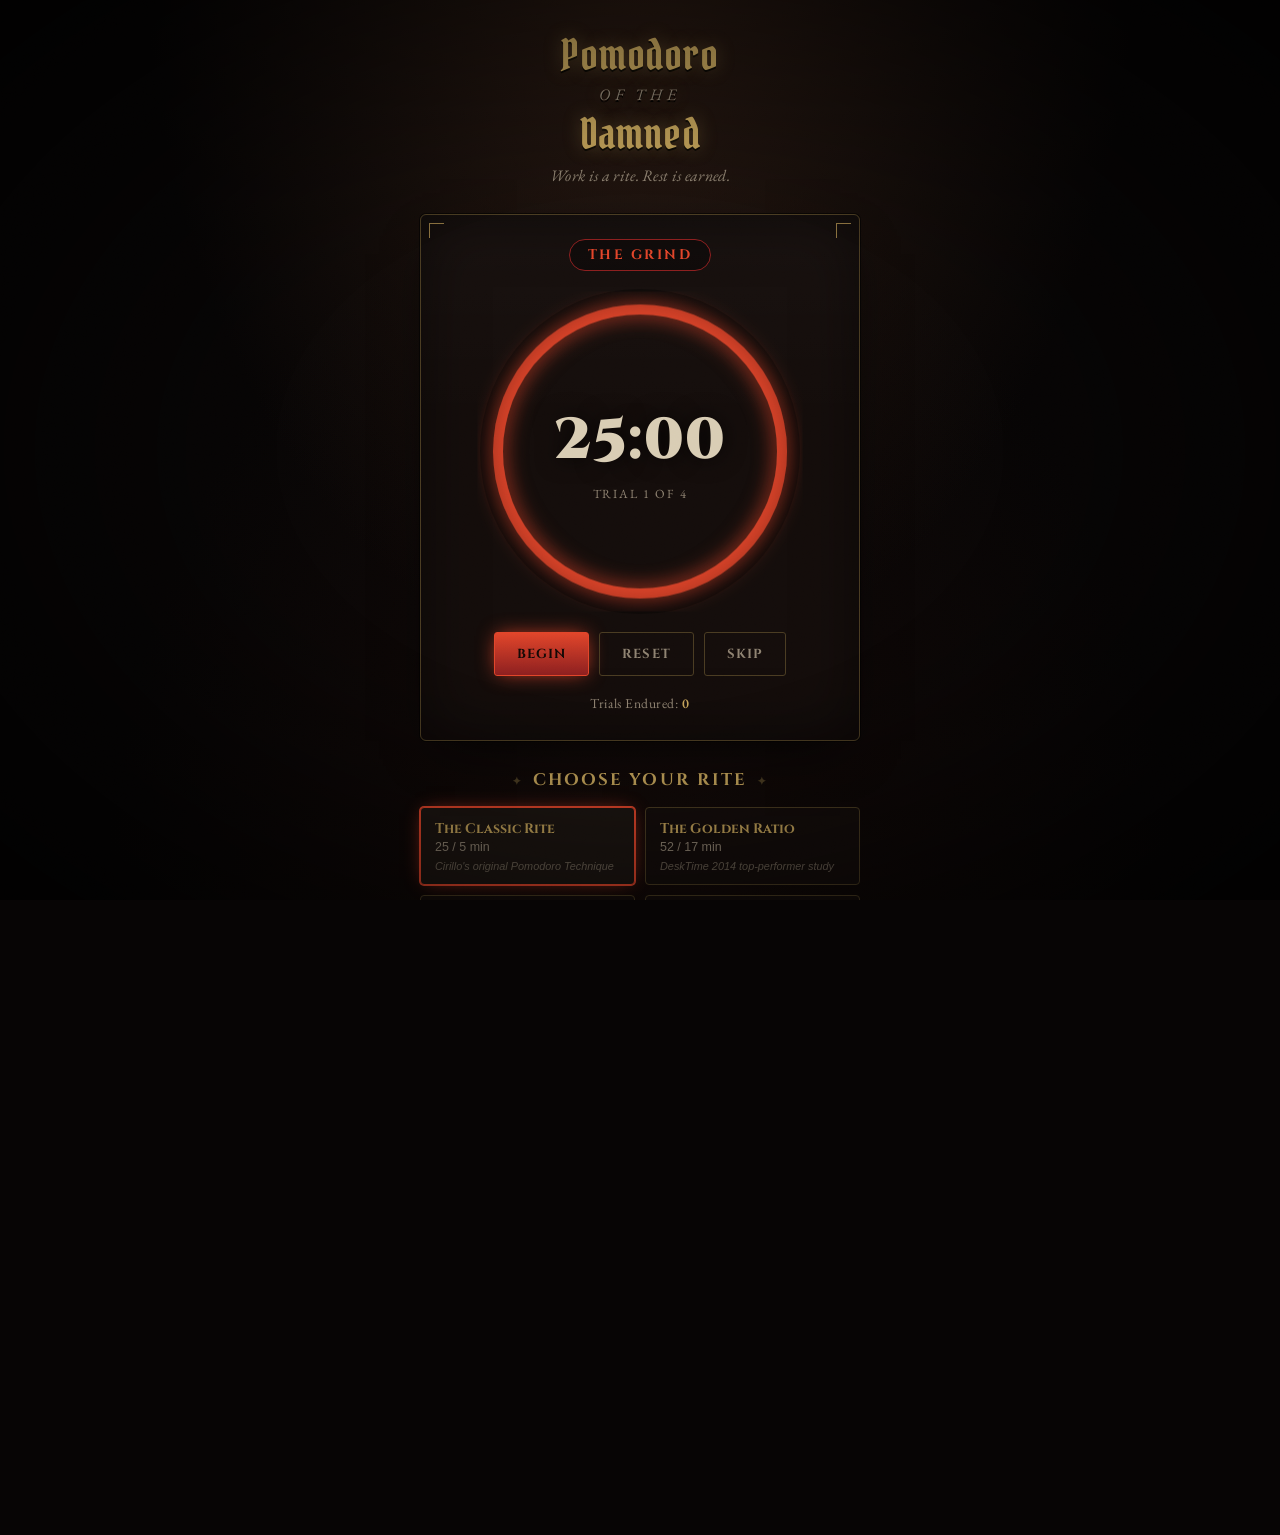
<file: index.html>
<!doctype html>
<html lang="en">
<head>
<meta charset="utf-8" />
<meta name="viewport" content="width=device-width, initial-scale=1, viewport-fit=cover, user-scalable=no" />
<title>Pomodoro of the Damned</title>
<meta name="description" content="A grimdark Pomodoro timer. Choose a rite, endure the grind, claim your respite." />
<meta name="theme-color" content="#0a0605" />
<meta name="color-scheme" content="dark" />

<link rel="manifest" href="manifest.webmanifest" />
<link rel="icon" href="icons/favicon-32.png" sizes="32x32" type="image/png" media="(prefers-color-scheme: light)" />
<link rel="icon" href="icons/favicon-32-dark.png" sizes="32x32" type="image/png" media="(prefers-color-scheme: dark)" />
<link rel="shortcut icon" href="icons/favicon.ico" />
<link rel="apple-touch-icon" href="icons/apple-touch-icon.png" />
<meta name="apple-mobile-web-app-capable" content="yes" />
<meta name="apple-mobile-web-app-status-bar-style" content="black-translucent" />
<meta name="apple-mobile-web-app-title" content="Pomodoro" />

<link rel="preconnect" href="https://fonts.googleapis.com" />
<link rel="preconnect" href="https://fonts.gstatic.com" crossorigin />
<link href="https://fonts.googleapis.com/css2?family=Pirata+One&family=Cinzel:wght@500;700;900&family=EB+Garamond:ital,wght@0,400;0,600;1,400&display=swap" rel="stylesheet" />

<link rel="stylesheet" href="css/style.css" />
</head>
<body>
<div class="vignette"></div>
<div class="grain"></div>

<main class="app" data-phase="work">

  <header class="masthead">
    <h1>Pomodoro <span>of the</span> Damned</h1>
    <p class="tagline">Work is a rite. Rest is earned.</p>
  </header>

  <section class="timer-shrine" aria-live="polite">
    <div class="phase-banner">
      <span id="phaseLabel">The Grind</span>
    </div>

    <div class="ring-wrap">
      <svg class="ring" viewBox="0 0 320 320" aria-hidden="true">
        <circle class="ring-track" cx="160" cy="160" r="142"></circle>
        <circle id="ringProgress" class="ring-progress" cx="160" cy="160" r="142"></circle>
      </svg>
      <div class="ring-ember" id="ringEmber"></div>
      <div class="time-display">
        <span id="timeLeft">25:00</span>
        <span class="session-sub" id="cycleLabel">Trial 1 of 4</span>
      </div>
    </div>

    <div class="controls">
      <button id="btnStart" class="btn btn-primary">Begin</button>
      <button id="btnPause" class="btn" hidden>Hold</button>
      <button id="btnReset" class="btn btn-ghost">Reset</button>
      <button id="btnSkip" class="btn btn-ghost">Skip</button>
    </div>

    <p class="tally">Trials Endured: <span id="tallyCount">0</span></p>
  </section>

  <section class="presets-shrine">
    <h2>Choose Your Rite</h2>
    <div class="preset-grid" id="presetGrid"></div>

    <div class="custom-panel" id="customPanel" hidden>
      <div class="field-row">
        <label>Work <span>min</span>
          <input type="number" id="customWork" min="1" max="180" value="25" inputmode="numeric" />
        </label>
        <label>Short Rest <span>min</span>
          <input type="number" id="customShort" min="1" max="60" value="5" inputmode="numeric" />
        </label>
      </div>
      <div class="field-row">
        <label>Long Rest <span>min</span>
          <input type="number" id="customLong" min="1" max="90" value="15" inputmode="numeric" />
        </label>
        <label>Trials till Long Rest
          <input type="number" id="customCycles" min="1" max="12" value="4" inputmode="numeric" />
        </label>
      </div>
      <button id="customApply" class="btn btn-primary">Forge This Rite</button>
    </div>
  </section>

  <section class="settings-shrine">
    <label class="toggle-row">
      <input type="checkbox" id="toggleSound" checked />
      <span>Toll the bell</span>
    </label>
    <label class="toggle-row">
      <input type="checkbox" id="toggleWakeLock" checked />
      <span>Keep screen awake</span>
    </label>
    <button id="btnInstall" class="btn btn-ghost" hidden>Install to Home Screen</button>
  </section>

  <footer class="credits">
    <p>Settings persist in this device's grimoire (local storage) only. No data leaves your hands.</p>
    <p><a href="privacy.html">Privacy Policy</a></p>
  </footer>
</main>

<script src="js/app.js"></script>
</body>
</html>
</file>
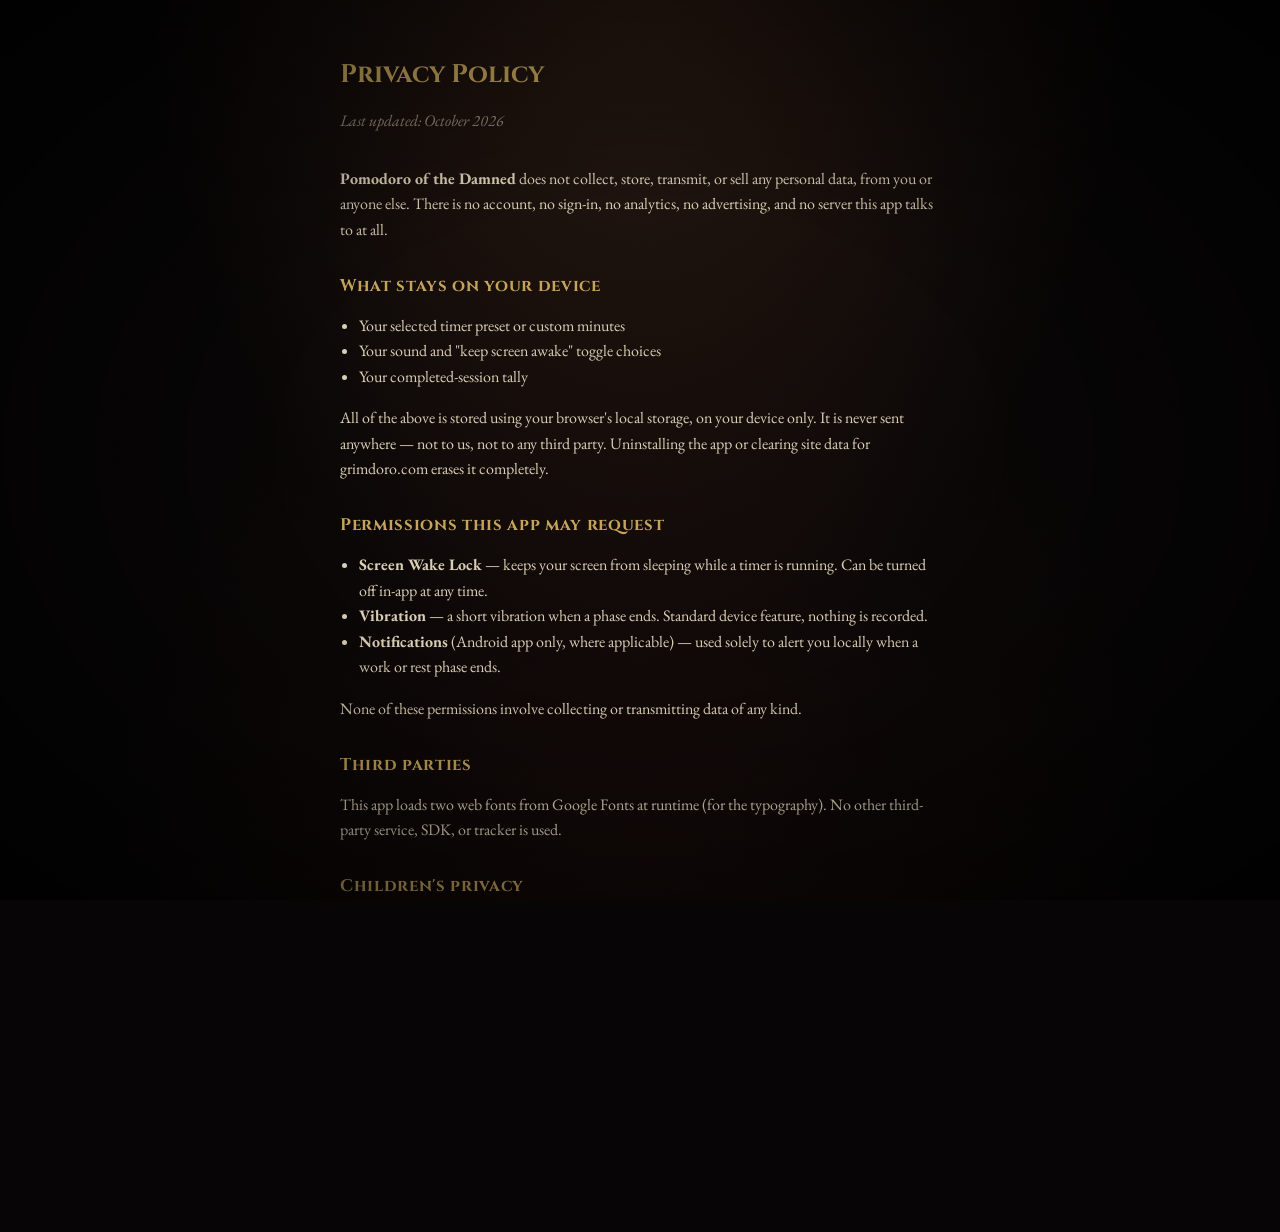
<file: privacy.html>
<!doctype html>
<html lang="en">
<head>
<meta charset="utf-8" />
<meta name="viewport" content="width=device-width, initial-scale=1" />
<title>Privacy Policy — Pomodoro of the Damned</title>
<meta name="theme-color" content="#0a0605" />
<meta name="color-scheme" content="dark" />
<link rel="icon" href="icons/favicon-32.png" sizes="32x32" type="image/png" media="(prefers-color-scheme: light)" />
<link rel="icon" href="icons/favicon-32-dark.png" sizes="32x32" type="image/png" media="(prefers-color-scheme: dark)" />
<link rel="shortcut icon" href="icons/favicon.ico" />
<link href="https://fonts.googleapis.com/css2?family=Cinzel:wght@500;700&family=EB+Garamond:ital,wght@0,400;0,600;1,400&display=swap" rel="stylesheet" />
<link rel="stylesheet" href="css/style.css" />
<style>
  .legal { max-width: 640px; margin: 0 auto; padding: 40px 20px 64px; }
  .legal h1 { font-family: "Cinzel", serif; color: var(--bronze-bright); font-size: 1.6rem; margin-bottom: 4px; }
  .legal .updated { color: var(--ink-dim); font-style: italic; margin-bottom: 32px; }
  .legal h2 { font-family: "Cinzel", serif; color: var(--bronze-bright); font-size: 1.05rem; letter-spacing: 0.04em; margin-top: 32px; }
  .legal p, .legal li { color: var(--ink); line-height: 1.6; }
  .legal ul { padding-left: 1.2em; }
  .legal a { color: var(--crimson-bright); }
  .legal .back { display: inline-block; margin-top: 40px; color: var(--ink-dim); }
</style>
</head>
<body>
<div class="vignette"></div>
<div class="grain"></div>
<main class="legal">
  <h1>Privacy Policy</h1>
  <p class="updated">Last updated: October 2026</p>

  <p><strong>Pomodoro of the Damned</strong> does not collect, store, transmit, or sell any personal data, from you or anyone else. There is no account, no sign-in, no analytics, no advertising, and no server this app talks to at all.</p>

  <h2>What stays on your device</h2>
  <ul>
    <li>Your selected timer preset or custom minutes</li>
    <li>Your sound and "keep screen awake" toggle choices</li>
    <li>Your completed-session tally</li>
  </ul>
  <p>All of the above is stored using your browser's local storage, on your device only. It is never sent anywhere — not to us, not to any third party. Uninstalling the app or clearing site data for grimdoro.com erases it completely.</p>

  <h2>Permissions this app may request</h2>
  <ul>
    <li><strong>Screen Wake Lock</strong> — keeps your screen from sleeping while a timer is running. Can be turned off in-app at any time.</li>
    <li><strong>Vibration</strong> — a short vibration when a phase ends. Standard device feature, nothing is recorded.</li>
    <li><strong>Notifications</strong> (Android app only, where applicable) — used solely to alert you locally when a work or rest phase ends.</li>
  </ul>
  <p>None of these permissions involve collecting or transmitting data of any kind.</p>

  <h2>Third parties</h2>
  <p>This app loads two web fonts from Google Fonts at runtime (for the typography). No other third-party service, SDK, or tracker is used.</p>

  <h2>Children's privacy</h2>
  <p>Since no data is collected from anyone, this includes children. The app is appropriate for general audiences.</p>

  <h2>Changes to this policy</h2>
  <p>If this policy ever changes, the update will be reflected on this page with a new "Last updated" date.</p>

  <h2>Contact</h2>
  <p>Questions about this policy or the app: <a href="mailto:contact@grimdoro.com">contact@grimdoro.com</a></p>

  <a class="back" href="./">← Back to the timer</a>
</main>
</body>
</html>
</file>
<file: css/style.css>
:root {
  --bg-0: #070505;
  --bg-1: #140d0b;
  --bg-2: #1c1511;
  --ink: #d9cdb4;
  --ink-dim: #8f8372;
  --bronze: #8a713f;
  --bronze-bright: #c4a35a;
  --bronze-dim: #4a3c22;
  --crimson: #8c1f1f;
  --crimson-bright: #e2452a;
  --ember: #ff8a3d;
  --accent: var(--crimson-bright);
  --accent-dim: var(--crimson);
  --ring-size: 320px;
}

* { box-sizing: border-box; }

html, body {
  margin: 0;
  padding: 0;
  background: var(--bg-0);
  color: var(--ink);
  height: 100%;
  overflow-x: hidden;
}

body {
  font-family: "EB Garamond", Georgia, serif;
  min-height: 100dvh;
  min-height: 100svh;
  display: flex;
  justify-content: center;
  background:
    radial-gradient(ellipse at 50% -10%, #2a1a12 0%, transparent 55%),
    radial-gradient(ellipse at 50% 110%, #140a08 0%, transparent 60%),
    var(--bg-0);
}

.vignette {
  position: fixed;
  inset: 0;
  pointer-events: none;
  z-index: 5;
  background: radial-gradient(ellipse at center, transparent 40%, rgba(0,0,0,0.75) 100%);
}

.grain {
  position: fixed;
  inset: 0;
  pointer-events: none;
  z-index: 4;
  opacity: 0.05;
  mix-blend-mode: overlay;
  background-image: url("data:image/svg+xml;utf8,<svg xmlns='http://www.w3.org/2000/svg'><filter id='n'><feTurbulence type='fractalNoise' baseFrequency='0.9' numOctaves='2' stitchTiles='stitch'/></filter><rect width='100%25' height='100%25' filter='url(%23n)'/></svg>");
}

.app {
  position: relative;
  z-index: 1;
  width: 100%;
  max-width: 480px;
  padding: 28px 20px 48px;
  display: flex;
  flex-direction: column;
  gap: 28px;
  transition: --accent 0.6s ease;
}

.app[data-phase="work"]    { --accent: var(--crimson-bright); --accent-dim: var(--crimson); }
.app[data-phase="short"]   { --accent: #6f8f6a; --accent-dim: #3c4f3a; }
.app[data-phase="long"]    { --accent: #6a5fa6; --accent-dim: #3a3360; }

.masthead { text-align: center; }

.masthead h1 {
  font-family: "Pirata One", "Cinzel", serif;
  font-weight: 400;
  font-size: 2.6rem;
  letter-spacing: 0.02em;
  margin: 0 0 4px;
  color: var(--bronze-bright);
  text-shadow: 0 0 18px rgba(196, 163, 90, 0.35), 0 2px 0 #000;
}

.masthead h1 span {
  display: block;
  font-family: "EB Garamond", serif;
  font-style: italic;
  font-size: 1rem;
  color: var(--ink-dim);
  letter-spacing: 0.3em;
  text-transform: uppercase;
  margin: 2px 0;
}

.tagline {
  margin: 0;
  color: var(--ink-dim);
  font-style: italic;
  letter-spacing: 0.02em;
}

.timer-shrine {
  display: flex;
  flex-direction: column;
  align-items: center;
  gap: 18px;
  padding: 24px 16px 28px;
  border: 1px solid var(--bronze-dim);
  border-radius: 6px;
  background: linear-gradient(180deg, rgba(255,255,255,0.02), transparent 40%), var(--bg-1);
  box-shadow: 0 0 0 1px rgba(0,0,0,0.6), 0 20px 50px -20px rgba(0,0,0,0.8), inset 0 0 60px rgba(0,0,0,0.5);
  position: relative;
}

.timer-shrine::before,
.timer-shrine::after {
  content: "";
  position: absolute;
  width: 14px;
  height: 14px;
  border: 1px solid var(--bronze);
  top: 8px; left: 8px;
  border-right: none;
  border-bottom: none;
}
.timer-shrine::after {
  left: auto; right: 8px;
  border-left: none;
  border-right: 1px solid var(--bronze);
  transform: scaleX(-1);
}

.phase-banner {
  font-family: "Cinzel", serif;
  font-weight: 700;
  letter-spacing: 0.18em;
  text-transform: uppercase;
  font-size: 0.85rem;
  color: var(--accent);
  padding: 6px 18px;
  border: 1px solid var(--accent-dim);
  border-radius: 999px;
  background: rgba(0,0,0,0.3);
  transition: color 0.6s ease, border-color 0.6s ease;
}

.ring-wrap {
  position: relative;
  width: min(var(--ring-size), 78vw);
  aspect-ratio: 1;
}

.ring { width: 100%; height: 100%; transform: rotate(-90deg); }

.ring-track {
  fill: none;
  stroke: rgba(255,255,255,0.06);
  stroke-width: 10;
}

.ring-progress {
  fill: none;
  stroke: var(--accent);
  stroke-width: 10;
  stroke-linecap: round;
  stroke-dasharray: 892.04;
  stroke-dashoffset: 0;
  filter: drop-shadow(0 0 10px var(--accent));
  transition: stroke 0.6s ease, stroke-dashoffset 0.25s linear;
}

.ring-ember {
  position: absolute;
  inset: 0;
  border-radius: 50%;
  pointer-events: none;
  box-shadow: inset 0 0 40px 0 rgba(0,0,0,0.6);
  animation: breathe 4.5s ease-in-out infinite;
}

@keyframes breathe {
  0%, 100% { box-shadow: inset 0 0 40px 0 rgba(0,0,0,0.6); }
  50% { box-shadow: inset 0 0 55px 0 rgba(0,0,0,0.3); }
}

.time-display {
  position: absolute;
  inset: 0;
  display: flex;
  flex-direction: column;
  align-items: center;
  justify-content: center;
  gap: 6px;
}

#timeLeft {
  font-family: "Cinzel", serif;
  font-weight: 900;
  font-size: clamp(2.6rem, 11vw, 3.6rem);
  color: var(--ink);
  letter-spacing: 0.02em;
  text-shadow: 0 0 22px rgba(0,0,0,0.8);
  font-variant-numeric: tabular-nums;
}

.session-sub {
  font-size: 0.78rem;
  letter-spacing: 0.14em;
  text-transform: uppercase;
  color: var(--ink-dim);
}

.app[data-urgent="1"] #timeLeft { color: var(--ember); animation: pulse-urgent 1s ease-in-out infinite; }
@keyframes pulse-urgent {
  0%, 100% { opacity: 1; }
  50% { opacity: 0.55; }
}

.controls {
  display: flex;
  gap: 10px;
  flex-wrap: wrap;
  justify-content: center;
}

.btn {
  font-family: "Cinzel", serif;
  font-weight: 700;
  letter-spacing: 0.08em;
  text-transform: uppercase;
  font-size: 0.82rem;
  padding: 12px 22px;
  border-radius: 3px;
  border: 1px solid var(--bronze);
  background: linear-gradient(180deg, #2a1c12, #1a110b);
  color: var(--bronze-bright);
  cursor: pointer;
  transition: transform 0.15s ease, box-shadow 0.15s ease, border-color 0.3s ease;
}

.btn:hover { box-shadow: 0 0 16px rgba(196,163,90,0.25); }
.btn:active { transform: translateY(1px) scale(0.98); }

.btn-primary {
  color: #120805;
  background: linear-gradient(180deg, var(--accent), var(--accent-dim));
  border-color: var(--accent);
  box-shadow: 0 0 20px -4px var(--accent);
}

.btn-ghost {
  background: transparent;
  color: var(--ink-dim);
  border-color: var(--bronze-dim);
}

.tally {
  margin: 0;
  font-size: 0.85rem;
  color: var(--ink-dim);
  letter-spacing: 0.04em;
}
.tally span { color: var(--bronze-bright); font-weight: 600; }

.presets-shrine h2,
.settings-shrine h2 {
  font-family: "Cinzel", serif;
  font-size: 1.05rem;
  letter-spacing: 0.12em;
  text-transform: uppercase;
  color: var(--bronze-bright);
  text-align: center;
  margin: 0 0 16px;
  position: relative;
}

.presets-shrine h2::before,
.presets-shrine h2::after {
  content: "\2726";
  color: var(--bronze-dim);
  font-size: 0.7rem;
  margin: 0 10px;
}

.preset-grid {
  display: grid;
  grid-template-columns: repeat(2, 1fr);
  gap: 10px;
}

.preset-card {
  text-align: left;
  padding: 12px 14px;
  border: 1px solid var(--bronze-dim);
  border-radius: 4px;
  background: var(--bg-1);
  color: var(--ink);
  cursor: pointer;
  display: flex;
  flex-direction: column;
  gap: 2px;
  transition: border-color 0.2s ease, background 0.2s ease, box-shadow 0.2s ease;
}

.preset-card .name {
  font-family: "Cinzel", serif;
  font-weight: 700;
  font-size: 0.86rem;
  color: var(--bronze-bright);
}

.preset-card .ratio {
  font-size: 0.78rem;
  color: var(--ink-dim);
}

.preset-card .source {
  font-size: 0.68rem;
  color: var(--ink-dim);
  opacity: 0.7;
  font-style: italic;
  margin-top: 4px;
}

.preset-card:hover { border-color: var(--bronze); background: var(--bg-2); }

.preset-card.active {
  border-color: var(--accent);
  box-shadow: 0 0 0 1px var(--accent), 0 0 18px -6px var(--accent);
  background: var(--bg-2);
}

.custom-panel {
  margin-top: 14px;
  padding: 16px;
  border: 1px dashed var(--bronze-dim);
  border-radius: 4px;
  display: flex;
  flex-direction: column;
  gap: 14px;
}

.field-row { display: flex; gap: 12px; }

.custom-panel label {
  flex: 1;
  display: flex;
  flex-direction: column;
  gap: 6px;
  font-size: 0.78rem;
  letter-spacing: 0.06em;
  text-transform: uppercase;
  color: var(--ink-dim);
}

.custom-panel label span { text-transform: lowercase; letter-spacing: 0; opacity: 0.7; }

.custom-panel input {
  font-family: "Cinzel", serif;
  background: var(--bg-0);
  border: 1px solid var(--bronze-dim);
  border-radius: 3px;
  color: var(--ink);
  padding: 10px;
  font-size: 1rem;
  width: 100%;
}

.custom-panel input:focus {
  outline: none;
  border-color: var(--accent);
}

.settings-shrine {
  display: flex;
  flex-direction: column;
  gap: 12px;
  align-items: center;
}

.toggle-row {
  display: flex;
  align-items: center;
  gap: 10px;
  font-size: 0.88rem;
  color: var(--ink-dim);
  cursor: pointer;
}

.toggle-row input { accent-color: var(--crimson-bright); width: 16px; height: 16px; }

.credits {
  text-align: center;
  font-size: 0.7rem;
  color: var(--ink-dim);
  opacity: 0.6;
  margin: 0;
}

.credits a {
  color: var(--bronze-bright);
}

.credits p + p {
  margin-top: 6px;
}

@media (max-width: 380px) {
  .masthead h1 { font-size: 2.1rem; }
  .preset-grid { grid-template-columns: 1fr; }
}
</file>
